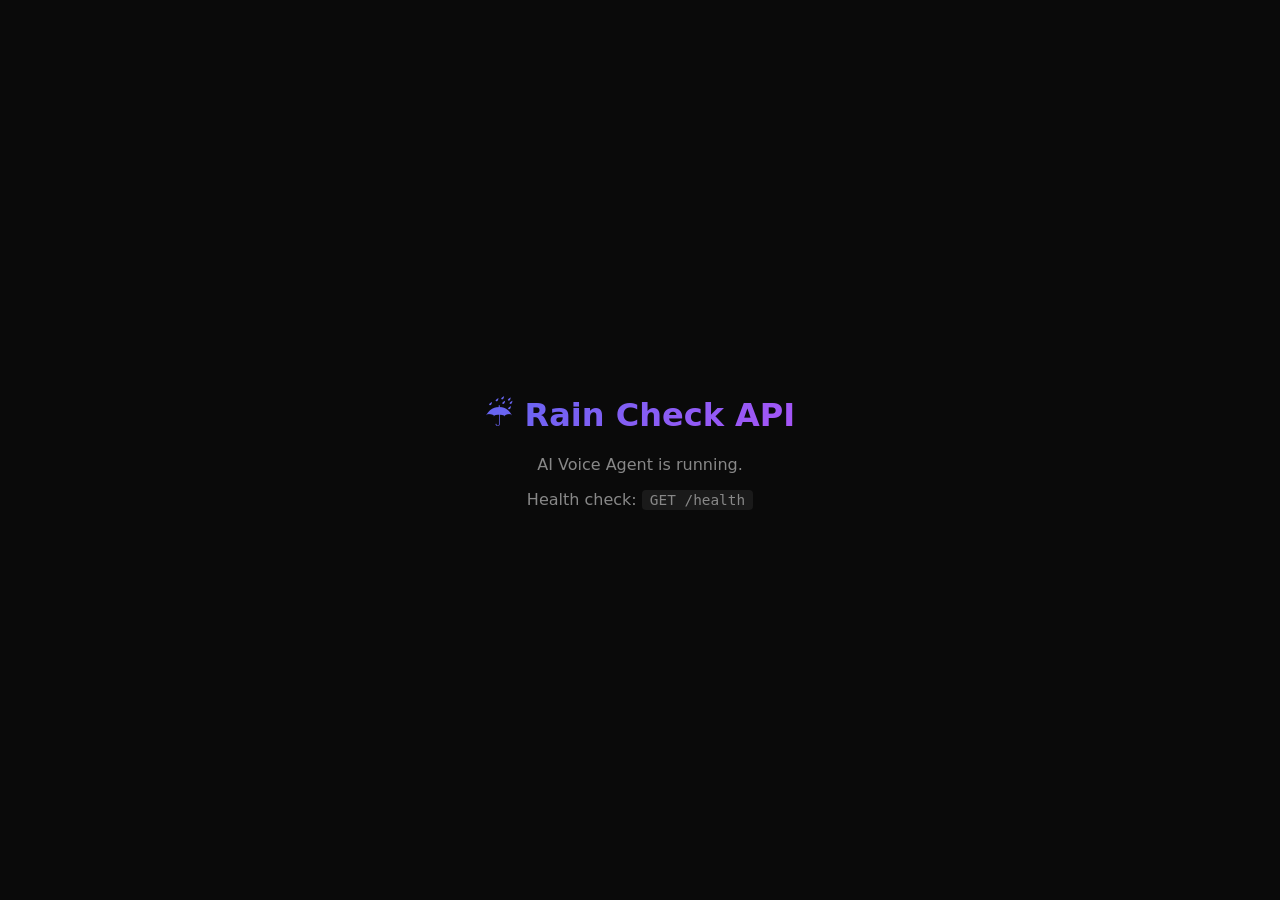
<file: static/index.html>
<!DOCTYPE html>
<html lang="en">

<head>
    <meta charset="UTF-8">
    <meta name="viewport" content="width=device-width, initial-scale=1.0">
    <title>Rain Check API</title>
    <style>
        body {
            font-family: system-ui, sans-serif;
            background: #0a0a0a;
            color: #e0e0e0;
            display: flex;
            justify-content: center;
            align-items: center;
            min-height: 100vh;
            margin: 0;
        }

        .container {
            text-align: center;
        }

        h1 {
            font-size: 2rem;
            background: linear-gradient(135deg, #6366f1, #a855f7);
            -webkit-background-clip: text;
            -webkit-text-fill-color: transparent;
        }

        p {
            color: #888;
        }

        code {
            background: #1a1a1a;
            padding: 2px 8px;
            border-radius: 4px;
            font-size: 0.9rem;
        }
    </style>
</head>

<body>
    <div class="container">
        <h1>☔ Rain Check API</h1>
        <p>AI Voice Agent is running.</p>
        <p>Health check: <code>GET /health</code></p>
    </div>
</body>

</html>
</file>
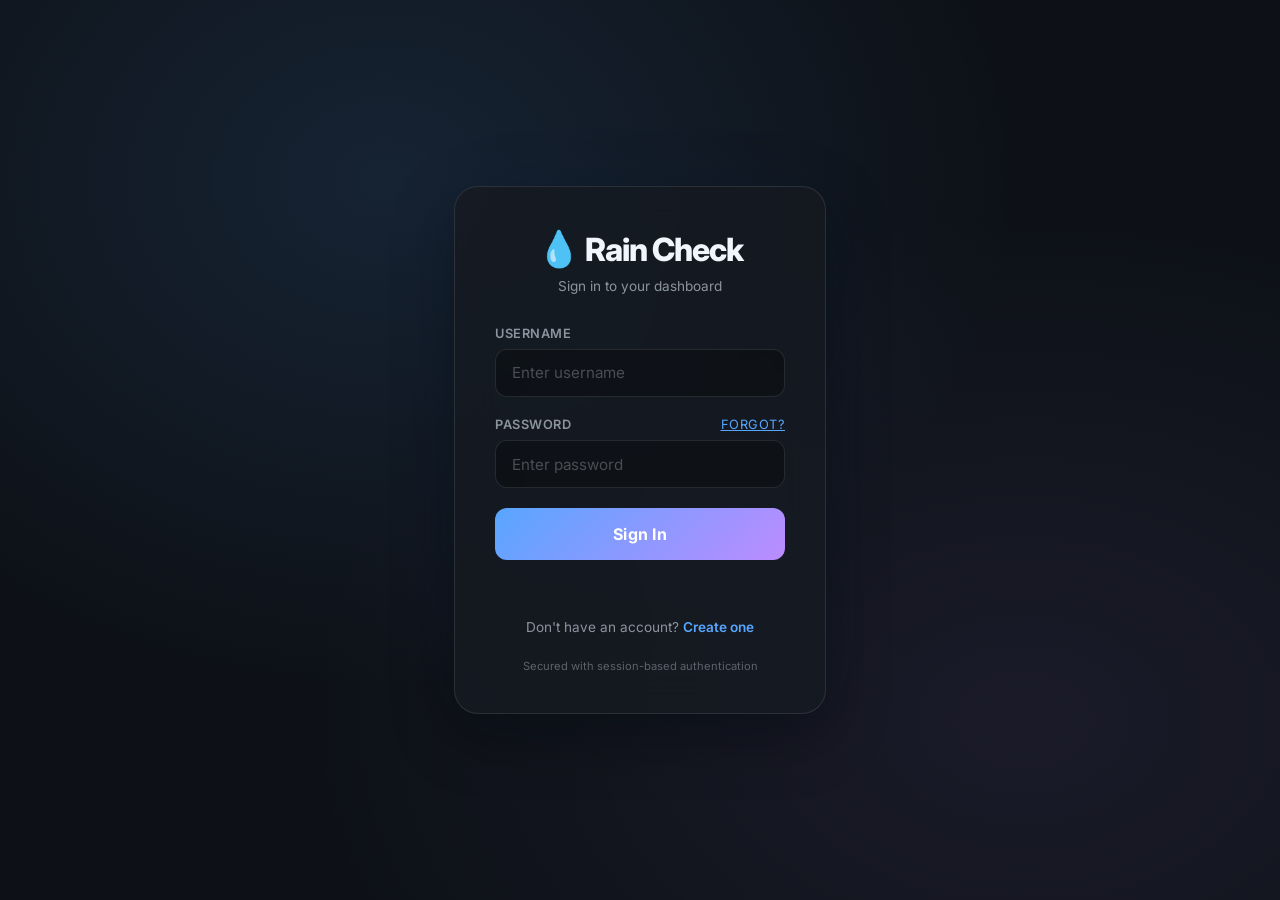
<file: app/static/login.html>
<!DOCTYPE html>
<html lang="en">

<head>
    <meta charset="UTF-8">
    <meta name="viewport" content="width=device-width, initial-scale=1.0">
    <title>Rain Check | Login</title>
    <link rel="preconnect" href="https://fonts.googleapis.com">
    <link rel="preconnect" href="https://fonts.gstatic.com" crossorigin>
    <link href="https://fonts.googleapis.com/css2?family=Inter:wght@400;600;800&display=swap" rel="stylesheet">
    <style>
        :root {
            --bg-color: #0d1117;
            --card-bg: rgba(22, 27, 34, 0.85);
            --accent-blue: #58a6ff;
            --accent-purple: #bc8cff;
            --text-primary: #f0f6fc;
            --text-secondary: #8b949e;
            --glass-border: rgba(255, 255, 255, 0.1);
            --error-red: #f85149;
            --success-green: #3fb950;
        }

        * {
            margin: 0;
            padding: 0;
            box-sizing: border-box;
            font-family: 'Inter', -apple-system, BlinkMacSystemFont, "Segoe UI", Roboto, sans-serif;
        }

        body {
            background: var(--bg-color);
            background-image:
                radial-gradient(at 30% 20%, rgba(88, 166, 255, 0.12) 0px, transparent 50%),
                radial-gradient(at 80% 80%, rgba(188, 140, 255, 0.08) 0px, transparent 50%);
            color: var(--text-primary);
            min-height: 100vh;
            display: flex;
            align-items: center;
            justify-content: center;
        }

        .login-container {
            width: 100%;
            max-width: 420px;
            padding: 1.5rem;
        }

        .login-card {
            background: var(--card-bg);
            backdrop-filter: blur(20px);
            border: 1px solid var(--glass-border);
            border-radius: 24px;
            padding: 2.5rem;
            box-shadow:
                0 20px 60px rgba(0, 0, 0, 0.4),
                0 0 80px rgba(88, 166, 255, 0.05);
            animation: fadeIn 0.6s ease-out;
        }

        @keyframes fadeIn {
            from {
                opacity: 0;
                transform: translateY(20px);
            }

            to {
                opacity: 1;
                transform: translateY(0);
            }
        }

        .logo {
            text-align: center;
            margin-bottom: 2rem;
        }

        .logo h1 {
            font-size: 2rem;
            font-weight: 800;
            letter-spacing: -1px;
        }

        .logo .drop {
            color: var(--accent-blue);
            font-size: 2.2rem;
        }

        .logo p {
            color: var(--text-secondary);
            font-size: 0.85rem;
            margin-top: 0.5rem;
        }

        .form-group {
            margin-bottom: 1.25rem;
        }

        label {
            display: block;
            margin-bottom: 0.5rem;
            font-size: 0.8rem;
            color: var(--text-secondary);
            font-weight: 600;
            text-transform: uppercase;
            letter-spacing: 0.5px;
        }

        input {
            width: 100%;
            background: rgba(0, 0, 0, 0.3);
            border: 1px solid var(--glass-border);
            padding: 0.85rem 1rem;
            border-radius: 12px;
            color: white;
            font-size: 0.95rem;
            transition: border-color 0.3s, box-shadow 0.3s;
            outline: none;
        }

        input:focus {
            border-color: var(--accent-blue);
            box-shadow: 0 0 0 3px rgba(88, 166, 255, 0.15);
        }

        input::placeholder {
            color: rgba(255, 255, 255, 0.25);
        }

        .btn-primary {
            width: 100%;
            background: linear-gradient(135deg, var(--accent-blue), var(--accent-purple));
            color: white;
            border: none;
            padding: 1rem;
            border-radius: 12px;
            font-weight: 700;
            font-size: 1rem;
            cursor: pointer;
            transition: opacity 0.2s, transform 0.15s;
            letter-spacing: 0.3px;
        }

        .btn-primary:hover {
            opacity: 0.92;
            transform: translateY(-1px);
        }

        .btn-primary:active {
            transform: translateY(0);
        }

        .btn-primary:disabled {
            opacity: 0.5;
            cursor: not-allowed;
            transform: none;
        }

        .error-msg {
            color: var(--error-red);
            font-size: 0.8rem;
            text-align: center;
            margin-top: 1rem;
            min-height: 1.2rem;
            animation: shake 0.4s ease;
        }

        .success-msg {
            color: var(--success-green);
            font-size: 0.8rem;
            text-align: center;
            margin-top: 1rem;
        }

        @keyframes shake {

            0%,
            100% {
                transform: translateX(0);
            }

            25% {
                transform: translateX(-6px);
            }

            75% {
                transform: translateX(6px);
            }
        }

        .toggle-link {
            text-align: center;
            margin-top: 1.5rem;
            font-size: 0.85rem;
            color: var(--text-secondary);
        }

        .toggle-link a {
            color: var(--accent-blue);
            cursor: pointer;
            text-decoration: none;
            font-weight: 600;
            transition: color 0.2s;
        }

        .toggle-link a:hover {
            color: var(--accent-purple);
        }

        .hidden {
            display: none !important;
        }

        .footer {
            text-align: center;
            margin-top: 1.5rem;
            font-size: 0.7rem;
            color: var(--text-secondary);
            opacity: 0.6;
        }
    </style>
</head>

<body>
    <div class="login-container">
        <div class="login-card">
            <div class="logo">
                <h1><span class="drop">💧</span> Rain Check</h1>
                <p id="formTitle">Sign in to your dashboard</p>
            </div>

            <!-- LOGIN FORM -->
            <form id="loginForm" onsubmit="return handleLogin(event)">
                <div class="form-group">
                    <label>Username</label>
                    <input type="text" id="loginUsername" placeholder="Enter username" autocomplete="username" required>
                </div>
                <div class="form-group">
                    <label style="display: flex; justify-content: space-between;">Password <a onclick="showForgotPassword()" style="color: var(--accent-blue); font-weight: normal; cursor: pointer; text-decoration: underline;">Forgot?</a></label>
                    <input type="password" id="loginPassword" placeholder="Enter password"
                        autocomplete="current-password" required>
                </div>
                <button type="submit" class="btn-primary" id="loginBtn">Sign In</button>
                <div class="error-msg" id="loginError"></div>
            </form>

            <!-- REGISTER FORM -->
            <form id="registerForm" class="hidden" onsubmit="return handleRegister(event)">
                <div class="form-group">
                    <label>Username</label>
                    <input type="text" id="regUsername" placeholder="Choose a username" autocomplete="username"
                        minlength="3" required>
                </div>
                <div class="form-group">
                    <label>Password</label>
                    <input type="password" id="regPassword" placeholder="Create a password" autocomplete="new-password"
                        minlength="6" required>
                </div>
                <div class="form-group">
                    <label>Confirm Password</label>
                    <input type="password" id="regConfirm" placeholder="Confirm your password"
                        autocomplete="new-password" minlength="6" required>
                </div>
                <div class="form-group" style="margin-top: 1.5rem; background: rgba(0,0,0,0.2); padding: 1rem; border-radius: 8px; border: 1px solid var(--glass-border);">
                    <label style="display: flex; align-items: flex-start; gap: 0.5rem; cursor: pointer; text-transform: none; color: white;">
                        <input type="checkbox" id="regConsent" required style="width: auto; margin-top: 0.2rem;">
                        <span style="font-size: 0.8rem; font-weight: 400; line-height: 1.4;">
                            I have read and agree to the <a href="#" style="color: var(--accent-blue); text-decoration: underline;" onclick="alert('In a production environment, this links to the Privacy Policy.'); return false;">Privacy Policy</a>. 
                            I explicitly consent to Rain Check storing my personal data, schedule details, and voice profile to provide AI calling services.
                        </span>
                    </label>
                </div>
                <button type="submit" class="btn-primary" id="registerBtn">Create Account</button>
                <div class="error-msg" id="registerError"></div>
            </form>

            <!-- FORGOT PASSWORD FORM -->
            <form id="forgotPasswordForm" class="hidden" onsubmit="return handleForgotPassword(event)">
                <p style="color: var(--text-secondary); font-size: 0.9rem; margin-bottom: 1.5rem;">Enter your username or email and we'll send you a mock reset link.</p>
                <div class="form-group">
                    <label>Username or Email</label>
                    <input type="text" id="forgotUsername" placeholder="Enter username or email" required>
                </div>
                <button type="submit" class="btn-primary" id="forgotBtn">Send Reset Link</button>
                <div class="error-msg" id="forgotError"></div>
                <div class="toggle-link" style="margin-top: 1rem;">
                    <a onclick="showLogin()">Back to Sign in</a>
                </div>
            </form>

            <!-- TOGGLE -->
            <div class="toggle-link" id="toggleLogin">
                Don't have an account? <a onclick="showRegister()">Create one</a>
            </div>
            <div class="toggle-link hidden" id="toggleRegister">
                Already have an account? <a onclick="showLogin()">Sign in</a>
            </div>

            <div class="footer">
                Secured with session-based authentication
            </div>
        </div>
    </div>

    <script>
        function showRegister() {
            document.getElementById('loginForm').classList.add('hidden');
            document.getElementById('forgotPasswordForm').classList.add('hidden');
            document.getElementById('registerForm').classList.remove('hidden');
            document.getElementById('toggleLogin').classList.add('hidden');
            document.getElementById('toggleRegister').classList.remove('hidden');
            document.getElementById('formTitle').textContent = 'Create your account';
            document.getElementById('loginError').textContent = '';
            document.getElementById('registerError').textContent = '';
        }

        function showLogin() {
            document.getElementById('registerForm').classList.add('hidden');
            document.getElementById('forgotPasswordForm').classList.add('hidden');
            document.getElementById('loginForm').classList.remove('hidden');
            document.getElementById('toggleRegister').classList.add('hidden');
            document.getElementById('toggleLogin').classList.remove('hidden');
            document.getElementById('formTitle').textContent = 'Sign in to your dashboard';
            document.getElementById('loginError').textContent = '';
            document.getElementById('registerError').textContent = '';
        }

        function showForgotPassword() {
            document.getElementById('loginForm').classList.add('hidden');
            document.getElementById('registerForm').classList.add('hidden');
            document.getElementById('toggleLogin').classList.add('hidden');
            document.getElementById('toggleRegister').classList.add('hidden');
            document.getElementById('forgotPasswordForm').classList.remove('hidden');
            document.getElementById('formTitle').textContent = 'Reset your password';
            document.getElementById('forgotError').textContent = '';
            document.getElementById('forgotError').style.color = '';
        }

        async function handleForgotPassword(e) {
            e.preventDefault();
            const btn = document.getElementById('forgotBtn');
            const errEl = document.getElementById('forgotError');
            btn.disabled = true;
            btn.textContent = 'Sending...';
            
            try {
                const resp = await fetch('/forgot-password', {
                    method: 'POST',
                    headers: { 'Content-Type': 'application/json' },
                    body: JSON.stringify({
                        username: document.getElementById('forgotUsername').value
                    })
                });
                const data = await resp.json();
                
                if (resp.ok) {
                    errEl.style.color = '#4ade80'; // Success green
                    errEl.textContent = data.message || 'If an account exists, a reset link has been sent.';
                } else {
                    errEl.style.color = '#ff4d4d'; // Error red
                    errEl.textContent = data.error || 'Failed to send reset link';
                }
            } catch (err) {
                errEl.style.color = '#ff4d4d';
                errEl.textContent = 'Network error. Please try again.';
            } finally {
                btn.disabled = false;
                btn.textContent = 'Send Reset Link';
            }
        }

        async function handleLogin(e) {
            e.preventDefault();
            const btn = document.getElementById('loginBtn');
            const errEl = document.getElementById('loginError');

            btn.disabled = true;
            btn.textContent = 'Signing in...';
            errEl.textContent = '';

            try {
                const resp = await fetch('/login', {
                    method: 'POST',
                    headers: { 'Content-Type': 'application/json' },
                    body: JSON.stringify({
                        username: document.getElementById('loginUsername').value,
                        password: document.getElementById('loginPassword').value
                    })
                });

                const data = await resp.json();
                if (resp.ok) {
                    window.location.href = data.redirect || '/';
                } else {
                    errEl.textContent = data.error || 'Login failed';
                    btn.disabled = false;
                    btn.textContent = 'Sign In';
                }
            } catch (err) {
                errEl.textContent = 'Network error. Is the server running?';
                btn.disabled = false;
                btn.textContent = 'Sign In';
            }
        }

        async function handleRegister(e) {
            e.preventDefault();
            const btn = document.getElementById('registerBtn');
            const errEl = document.getElementById('registerError');

            const password = document.getElementById('regPassword').value;
            const confirm = document.getElementById('regConfirm').value;

            if (password !== confirm) {
                errEl.textContent = "Passwords don't match";
                return;
            }

            btn.disabled = true;
            btn.textContent = 'Creating account...';
            errEl.textContent = '';

            try {
                const resp = await fetch('/register', {
                    method: 'POST',
                    headers: { 'Content-Type': 'application/json' },
                    body: JSON.stringify({
                        username: document.getElementById('regUsername').value,
                        password: password,
                        confirm_password: confirm
                    })
                });

                const data = await resp.json();
                if (resp.ok) {
                    window.location.href = data.redirect || '/';
                } else {
                    errEl.textContent = data.error || 'Registration failed';
                    btn.disabled = false;
                    btn.textContent = 'Create Account';
                }
            } catch (err) {
                errEl.textContent = 'Network error. Is the server running?';
                btn.disabled = false;
                btn.textContent = 'Create Account';
            }
        }
    </script>
</body>

</html>
</file>
